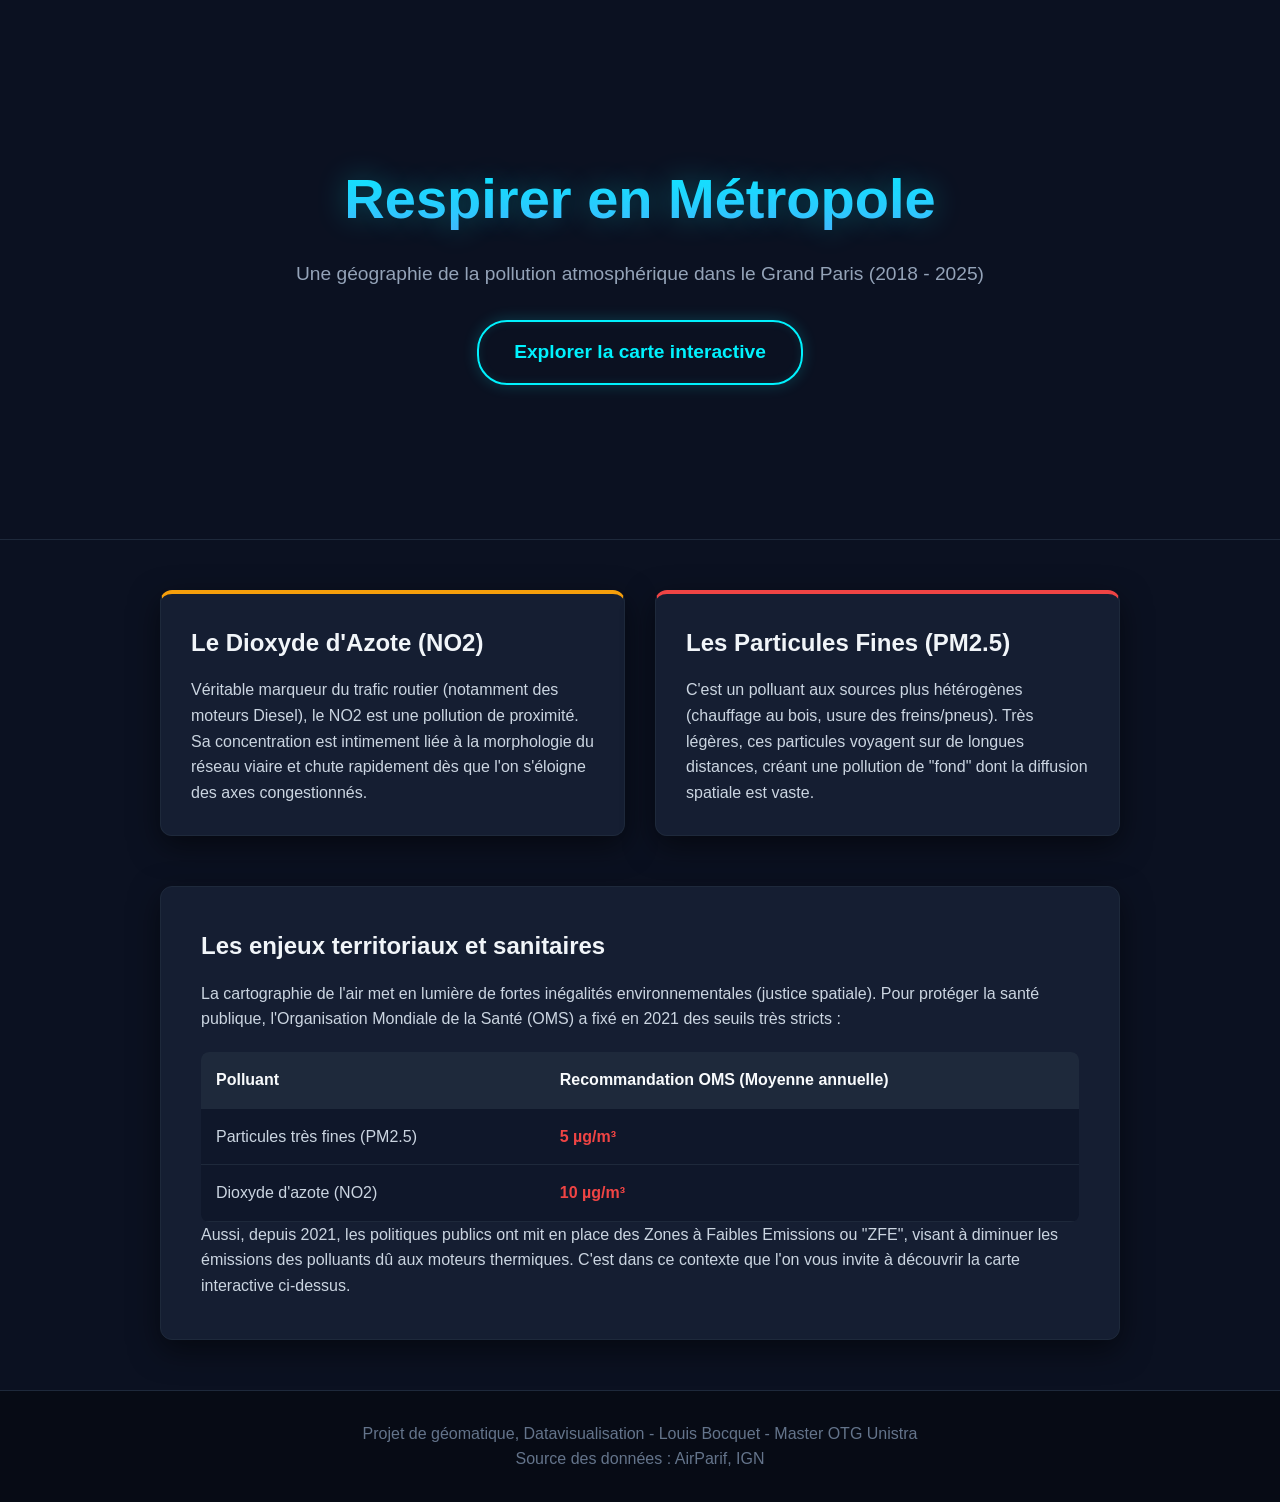
<file: index.html>
<!DOCTYPE html>
<html lang="fr">
<head>
    <meta charset="UTF-8">
    <meta name="viewport" content="width=device-width, initial-scale=1.0">
    <title>Qualité de l'Air - Grand Paris</title>
    <link rel="stylesheet" href="style.css">
</head>
<body>

    <header class="hero">
        <div class="hero-content">
            <h1>Respirer en Métropole</h1>
            <p>Une géographie de la pollution atmosphérique dans le Grand Paris (2018 - 2025)</p>
            <a href="carte.html" class="btn-carte">Explorer la carte interactive</a>
        </div>
    </header>

    <main>
        <section class="polluants-grid">
            <div class="card">
                <h2>Le Dioxyde d'Azote (NO2)</h2>
                <p>Véritable marqueur du trafic routier (notamment des moteurs Diesel), le NO2 est une pollution de proximité. Sa concentration est intimement liée à la morphologie du réseau viaire et chute rapidement dès que l'on s'éloigne des axes congestionnés.</p>
            </div>
            <div class="card">
                <h2>Les Particules Fines (PM2.5)</h2>
                <p>C'est un polluant aux sources plus hétérogènes (chauffage au bois, usure des freins/pneus). Très légères, ces particules voyagent sur de longues distances, créant une pollution de "fond" dont la diffusion spatiale est vaste.</p>
            </div>
        </section>

        <section class="enjeux">
            <h2>Les enjeux territoriaux et sanitaires</h2>
            <p>La cartographie de l'air met en lumière de fortes inégalités environnementales (justice spatiale). Pour protéger la santé publique, l'Organisation Mondiale de la Santé (OMS) a fixé en 2021 des seuils très stricts :</p>
            
            <table class="oms-table">
                <thead>
                    <tr>
                        <th>Polluant</th>
                        <th>Recommandation OMS (Moyenne annuelle)</th>
                    </tr>
                </thead>
                <tbody>
                    <tr>
                        <td>Particules très fines (PM2.5)</td>
                        <td><strong>5 µg/m³</strong></td>
                    </tr>
                    <tr>
                        <td>Dioxyde d'azote (NO2)</td>
                        <td><strong>10 µg/m³</strong></td>
                    </tr>
                </tbody>
            </table>
            
            <p>Aussi, depuis 2021, les politiques publics ont mit en place des Zones à Faibles Emissions ou "ZFE", visant à diminuer les émissions des polluants dû aux moteurs thermiques. C'est dans ce contexte que l'on vous invite à découvrir la carte interactive ci-dessus.</p>
        </section>
    </main>

    <footer>
        <p>Projet de géomatique, Datavisualisation - Louis Bocquet - Master OTG Unistra</p>
        <p>Source des données : AirParif, IGN</p>
    </footer>

</body>
</html>
</file>
<file: style.css>
* {
    margin: 0;
    padding: 0;
    box-sizing: border-box;
    font-family: 'Segoe UI', Tahoma, Geneva, Verdana, sans-serif;
}

body {
    background-color: #0b1121;
    color: #cbd5e1; 
    line-height: 1.6;
}



.hero {
    background: linear-gradient(rgba(11, 17, 33, 0.85), rgba(11, 17, 33, 0.95)), url('https://images.unsplash.com/photo-1502602898657-3e91760cbb34?auto=format&fit=crop&q=80') center/cover;
    height: 60vh;
    display: flex;
    justify-content: center;
    align-items: center;
    text-align: center;
    color: #f8fafc;
    padding: 20px;
    border-bottom: 1px solid #1e293b;
}

.hero h1 {
    font-size: 3.5rem;
    margin-bottom: 15px;
    background: -webkit-linear-gradient(#00f2fe, #4facfe);
    -webkit-background-clip: text;
    -webkit-text-fill-color: transparent;
    text-shadow: 0 0 30px rgba(0, 242, 254, 0.3);
}

.hero p {
    font-size: 1.2rem;
    margin-bottom: 30px;
    color: #94a3b8;
}

.btn-carte {
    display: inline-block;
    padding: 15px 35px;
    background-color: transparent;
    color: #00f2fe;
    text-decoration: none;
    font-size: 1.2rem;
    font-weight: bold;
    border-radius: 30px;
    border: 2px solid #00f2fe;
    box-shadow: 0 0 15px rgba(0, 242, 254, 0.2), inset 0 0 10px rgba(0, 242, 254, 0.1);
    transition: all 0.3s ease;
}

.btn-carte:hover {
    background-color: #00f2fe;
    color: #0b1121;
    box-shadow: 0 0 25px rgba(0, 242, 254, 0.6);
}

main {
    max-width: 1000px;
    margin: 50px auto;
    padding: 0 20px;
}


.polluants-grid {
    display: grid;
    grid-template-columns: repeat(auto-fit, minmax(300px, 1fr));
    gap: 30px;
    margin-bottom: 50px;
}


.card {
    background: #151e32;
    padding: 30px;
    border-radius: 12px;
    box-shadow: 0 10px 30px rgba(0,0,0,0.5);
    border: 1px solid #1e293b;
    border-top: 4px solid #f59e0b; 
    transition: transform 0.3s ease;
}

.card:hover {
    transform: translateY(-5px);
}

.card:nth-child(2) {
    border-top-color: #ef4444; 
}

.card h2 {
    margin-bottom: 15px;
    color: #f1f5f9;
}


.enjeux {
    background: #151e32;
    padding: 40px;
    border-radius: 12px;
    box-shadow: 0 10px 30px rgba(0,0,0,0.5);
    border: 1px solid #1e293b;
}

.enjeux h2 {
    color: #f1f5f9;
    margin-bottom: 15px;
}

.oms-table {
    width: 100%;
    margin-top: 20px;
    border-collapse: collapse;
    background: #0f172a;
    border-radius: 8px;
    overflow: hidden;
}

.oms-table th, .oms-table td {
    padding: 15px;
    text-align: left;
    border-bottom: 1px solid #1e293b;
}

.oms-table th {
    background-color: #1e293b;
    color: #f8fafc;
    font-weight: 600;
}

.oms-table strong {
    color: #ef4444;
}


footer {
    text-align: center;
    padding: 30px;
    background-color: #070b15;
    color: #64748b;
    border-top: 1px solid #1e293b;
}


.btn-retour {
    background: rgba(15, 23, 42, 0.8) !important;
    backdrop-filter: blur(10px);
    color: #94a3b8 !important;
    border: 1px solid rgba(255,255,255,0.1) !important;
    transition: all 0.3s ease;
}

.btn-retour:hover {
    background: rgba(15, 23, 42, 1) !important;
    color: #00f2fe !important;
    border-color: #00f2fe !important;
}


.control-panel, .legend {
    background: rgba(15, 23, 42, 0.85) !important;
    backdrop-filter: blur(12px) !important;
    -webkit-backdrop-filter: blur(12px);
    border: 1px solid rgba(255, 255, 255, 0.1) !important;
    box-shadow: 0 15px 35px rgba(0,0,0,0.6) !important;
    color: #e2e8f0 !important;
    border-radius: 12px !important;
}

.control-panel h3, .legend h4 {
    color: #f8fafc !important;
    letter-spacing: 0.5px;
}


.radio-group label {
    color: #cbd5e1;
}

#date-display {
    color: #00f2fe !important; 
    text-shadow: 0 0 10px rgba(0, 242, 254, 0.4);
}

.legend-labels span {
    color: #e2e8f0;
}

.oms-note {
    color: #fbbf24 !important; 
}


input[type=range] {
    -webkit-appearance: none;
    background: transparent;
}
input[type=range]::-webkit-slider-runnable-track {
    width: 100%;
    height: 6px;
    background: #334155;
    border-radius: 3px;
}
input[type=range]::-webkit-slider-thumb {
    -webkit-appearance: none;
    height: 18px;
    width: 18px;
    border-radius: 50%;
    background: #00f2fe;
    margin-top: -6px;
    cursor: pointer;
    box-shadow: 0 0 10px rgba(0, 242, 254, 0.6);
}
</file>
